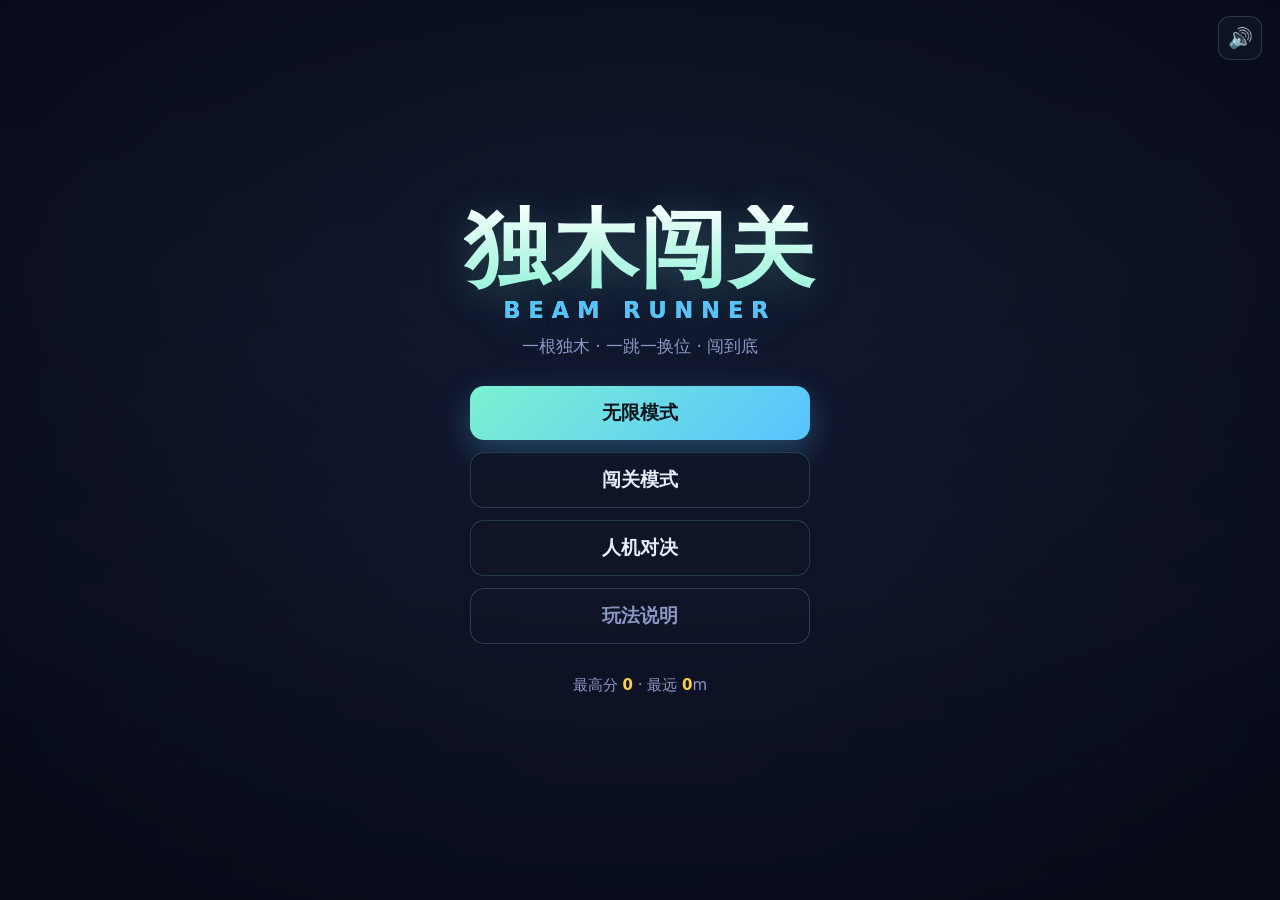
<file: index.html>
<!DOCTYPE html>
<html lang="zh-CN">
<head>
<meta charset="UTF-8" />
<meta name="viewport" content="width=device-width, initial-scale=1.0, maximum-scale=1.0, user-scalable=no, viewport-fit=cover" />
<meta name="theme-color" content="#0b0e1a" />
<title>独木闯关 · Beam Runner</title>
<link rel="stylesheet" href="css/style.css" />
</head>
<body>
  <div id="app">
    <canvas id="game"></canvas>

    <!-- 触屏控制层（移动端显示） -->
    <div id="touch-controls" class="hidden">
      <button class="touch-btn" data-action="flip"  aria-label="换位">⇅</button>
      <button class="touch-btn" data-action="item"  aria-label="道具">★</button>
      <button class="touch-btn touch-jump" data-action="jump" aria-label="跳跃">⤒</button>
    </div>

    <!-- UI 覆盖层：所有菜单走 DOM，保证清晰与可访问 -->
    <div id="overlay">
      <!-- 主菜单 -->
      <section id="screen-menu" class="screen">
        <h1 class="title">独木闯关<span class="title-sub">BEAM&nbsp;RUNNER</span></h1>
        <p class="tagline">一根独木 · 一跳一换位 · 闯到底</p>
        <div class="menu-buttons">
          <button class="btn primary" data-goto="endless">无限模式</button>
          <button class="btn" data-goto="campaign">闯关模式</button>
          <button class="btn" data-goto="versus">人机对决</button>
          <button class="btn ghost" data-goto="howto">玩法说明</button>
        </div>
        <div class="best-line">最高分 <b id="menu-best">0</b> · 最远 <b id="menu-far">0</b>m</div>
        <button id="btn-sound" class="icon-btn" title="音效开关">🔊</button>
      </section>

      <!-- 无限模式：普通/道具 选择 -->
      <section id="screen-endless" class="screen hidden">
        <h2 class="screen-title">无限模式</h2>
        <p class="screen-desc">不断前进，越跑越快。每 30 个障碍出现金币奖励段，积分 200 / 400 / 600 进入困难段。</p>
        <div class="menu-buttons">
          <button class="btn primary" data-start="endless" data-variant="plain">普通赛</button>
          <button class="btn" data-start="endless" data-variant="items">道具赛</button>
        </div>
        <button class="btn ghost back" data-goto="menu">返回</button>
      </section>

      <!-- 闯关模式：选关 -->
      <section id="screen-campaign" class="screen hidden">
        <h2 class="screen-title">闯关模式</h2>
        <p class="screen-desc">每关地图与机关各不相同。捡道具、过机关、抵达终点。</p>
        <div id="level-grid" class="level-grid"></div>
        <button class="btn ghost back" data-goto="menu">返回</button>
      </section>

      <!-- 人机对决 -->
      <section id="screen-versus" class="screen hidden">
        <h2 class="screen-title">人机对决</h2>
        <p class="screen-desc">同一张地图，限时比分高者胜。死亡一次扣分。右上角小窗观察对手。</p>
        <div class="menu-buttons">
          <button class="btn primary" data-start="versus" data-variant="plain">普通对决</button>
          <button class="btn" data-start="versus" data-variant="items">道具对决</button>
        </div>
        <label class="diff-row">对手强度
          <select id="ai-diff">
            <option value="0">轻松</option>
            <option value="1" selected>普通</option>
            <option value="2">困难</option>
          </select>
        </label>
        <button class="btn ghost back" data-goto="menu">返回</button>
      </section>

      <!-- 玩法说明 -->
      <section id="screen-howto" class="screen hidden">
        <h2 class="screen-title">玩法说明</h2>
        <ul class="howto">
          <li><b>地刺 1 格</b> —— 点一下<b>跳跃</b></li>
          <li><b>地刺 2 格</b> —— 连点两下跳跃（二段跳）</li>
          <li><b>地刺 3 格</b> —— 跳不过去，按<b>换位</b>翻到独木另一面</li>
          <li><b>独木上下的金币</b> —— 记录分数</li>
          <li><b>道具</b> —— 护盾 / 加速 / 加命 / 炸弹，按<b>道具键</b>使用</li>
          <li>有 <b>3 次</b>容错机会</li>
        </ul>
        <div class="keys">
          <div><span class="key">空格</span>/<span class="key">↑</span>/<span class="key">W</span> 跳跃</div>
          <div><span class="key">Shift</span>/<span class="key">↓</span>/<span class="key">S</span> 换位</div>
          <div><span class="key">E</span>/<span class="key">F</span>/<span class="key">回车</span> 用道具</div>
          <div><span class="key">P</span>/<span class="key">Esc</span> 暂停</div>
        </div>
        <button class="btn ghost back" data-goto="menu">返回</button>
      </section>

      <!-- 暂停 -->
      <section id="screen-pause" class="screen hidden modal">
        <h2 class="screen-title">已暂停</h2>
        <div class="menu-buttons">
          <button class="btn primary" data-act="resume">继续</button>
          <button class="btn" data-act="restart">重新开始</button>
          <button class="btn ghost" data-act="quit">返回菜单</button>
        </div>
      </section>

      <!-- 结算 -->
      <section id="screen-over" class="screen hidden modal">
        <h2 class="screen-title" id="over-title">游戏结束</h2>
        <div class="result" id="over-result"></div>
        <div class="menu-buttons">
          <button class="btn primary" data-act="restart">再来一局</button>
          <button class="btn ghost" data-act="quit">返回菜单</button>
        </div>
      </section>

      <!-- 教程气泡（机关首次出现时） -->
      <div id="tutorial-toast" class="toast hidden"></div>

      <!-- 倒计时 -->
      <div id="countdown" class="countdown hidden"></div>
    </div>
  </div>

  <!-- 引擎与游戏脚本（顺序加载，零构建，可直接双击运行） -->
  <script src="js/config.js"></script>
  <script src="js/utils.js"></script>
  <script src="js/engine/storage.js"></script>
  <script src="js/engine/input.js"></script>
  <script src="js/engine/audio.js"></script>
  <script src="js/engine/particles.js"></script>
  <script src="js/engine/camera.js"></script>
  <script src="js/world/background.js"></script>
  <script src="js/entities/player.js"></script>
  <script src="js/entities/obstacle.js"></script>
  <script src="js/entities/coin.js"></script>
  <script src="js/entities/item.js"></script>
  <script src="js/world/levelgen.js"></script>
  <script src="js/world/world.js"></script>
  <script src="js/ai/opponent.js"></script>
  <script src="js/ui/hud.js"></script>
  <script src="js/ui/screens.js"></script>
  <script src="js/engine/game.js"></script>
  <script src="js/main.js"></script>
</body>
</html>
</file>
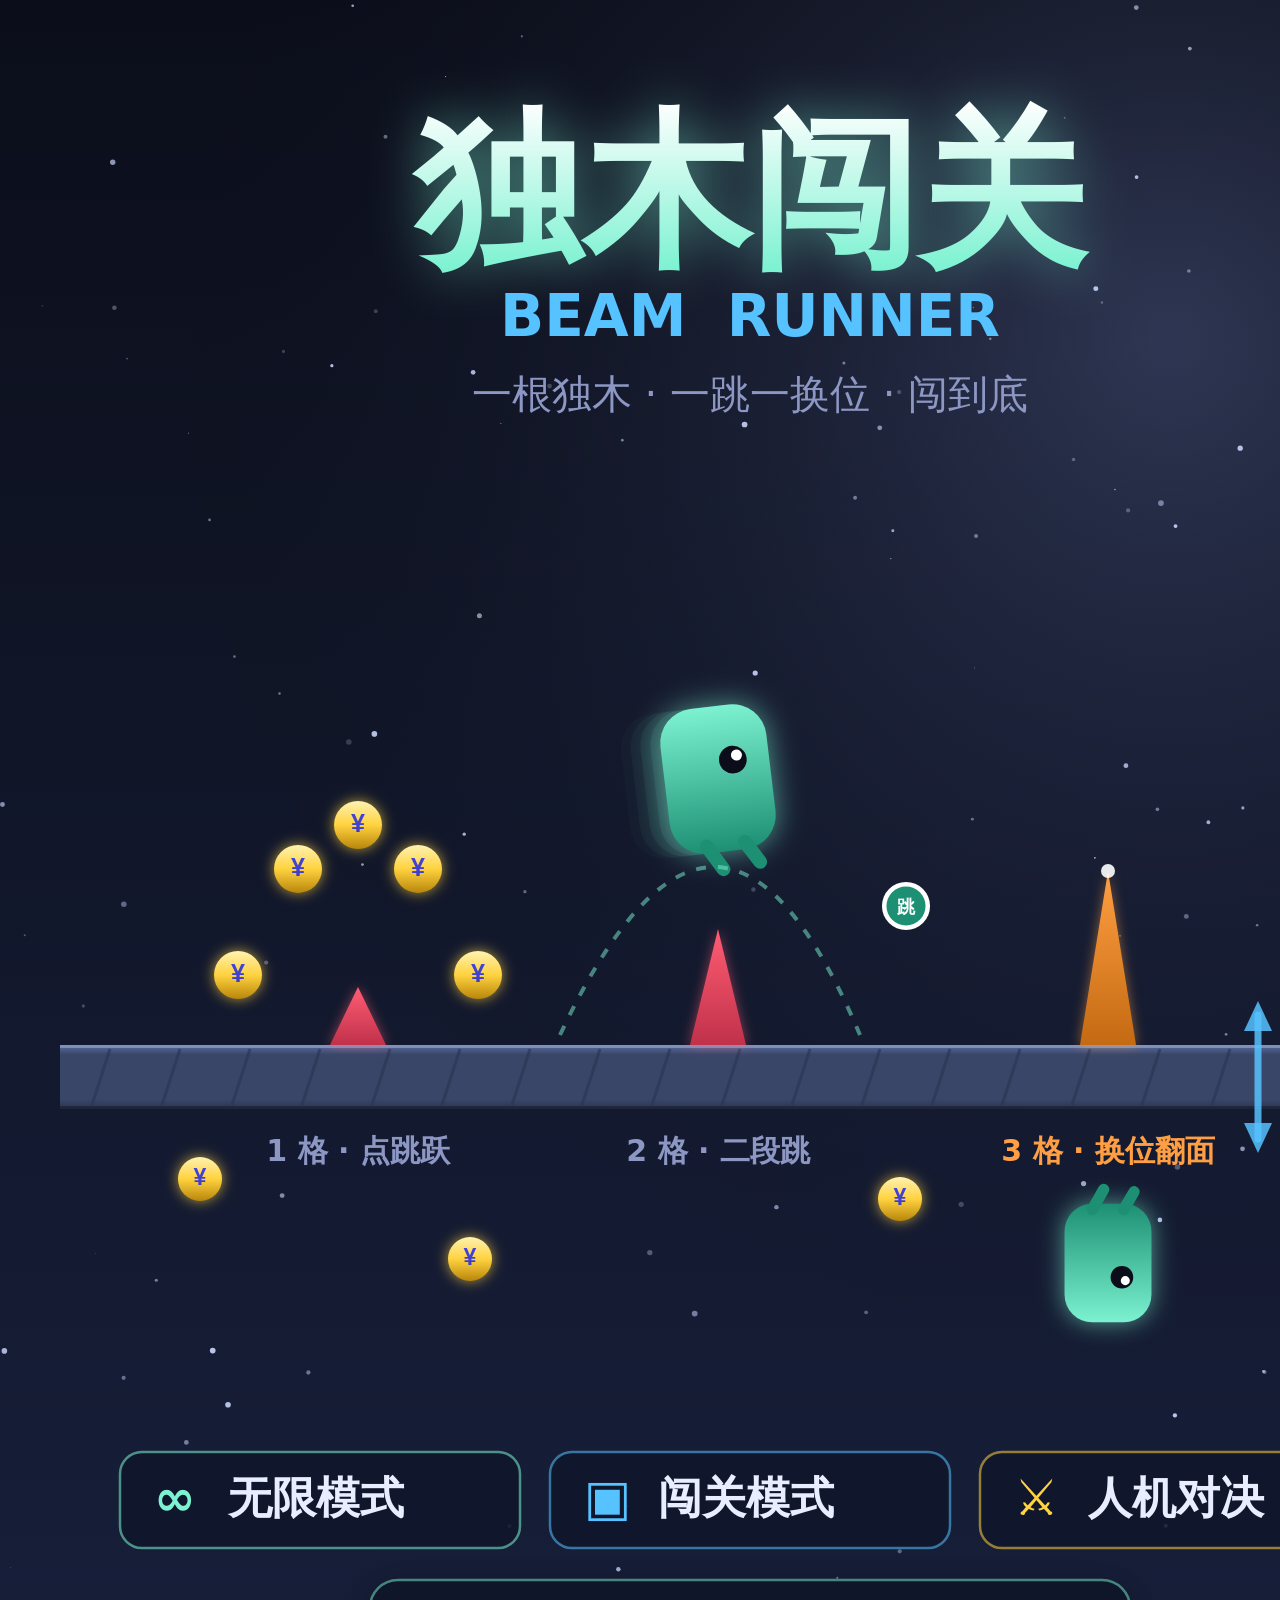
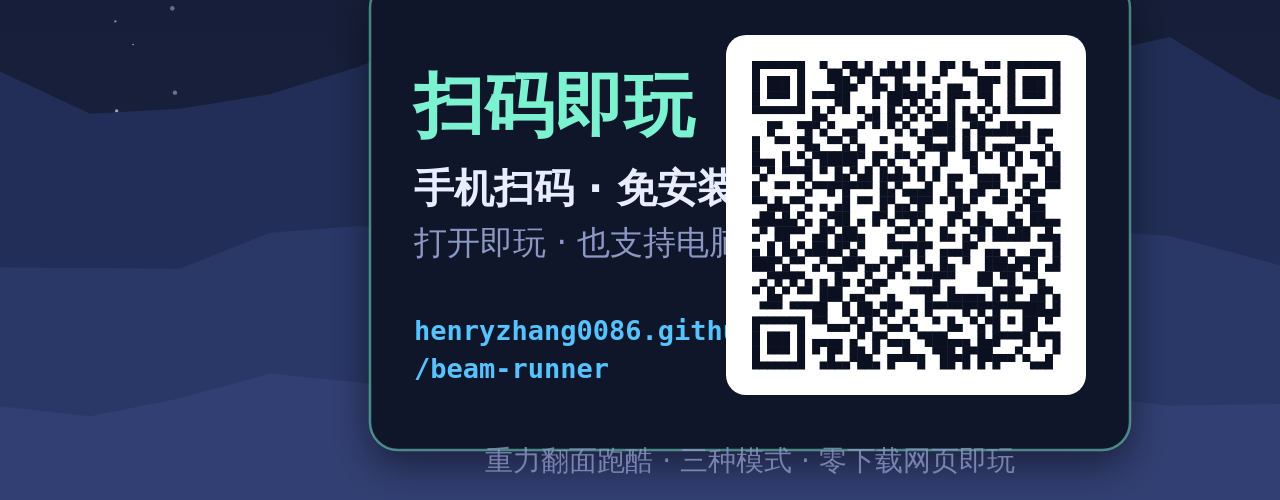
<file: assets/poster.html>
<!DOCTYPE html>
<html lang="zh-CN">
<head>
<meta charset="UTF-8" />
<style>
  html,body{margin:0;padding:0;background:#0b0e1a;}
  canvas{display:block;}
</style>
</head>
<body>
<canvas id="c" width="1500" height="2100"></canvas>
<script src="qrcode.js"></script>
<script>
const URL_SITE = 'https://henryzhang0086.github.io/beam-runner/';
const C = {
  bgTop:'#0b0e1a', bgBot:'#1a2342',
  beam:'#3a4668', beamEdge:'#5a6da0', beamGrain:'#2b3450',
  player:'#7cf2d1', playerDark:'#1d8f73', eye:'#0b0e1a',
  spike:'#ff5d73', spikeDark:'#c0314a', spike3:'#ff9f43', spike3Dark:'#c46a12',
  coin:'#ffd23f', coinEdge:'#b8860b',
  text:'#e8edff', dim:'#8d97c4', accent:'#7cf2d1', accent2:'#56c2ff', gold:'#ffd23f',
};
const cv = document.getElementById('c'), ctx = cv.getContext('2d');
const W = cv.width, H = cv.height;
const TAU = Math.PI*2;
let rng_s = 20260627;
function rnd(){ rng_s = (rng_s*1664525+1013904223)>>>0; return rng_s/4294967296; }

function rr(x,y,w,h,r){ r=Math.min(r,w/2,h/2); ctx.beginPath();
  ctx.moveTo(x+r,y); ctx.arcTo(x+w,y,x+w,y+h,r); ctx.arcTo(x+w,y+h,x,y+h,r);
  ctx.arcTo(x,y+h,x,y,r); ctx.arcTo(x,y,x+w,y,r); ctx.closePath(); }
function rgba(hex,a){ const n=parseInt(hex.slice(1),16); return `rgba(${(n>>16)&255},${(n>>8)&255},${n&255},${a})`; }

function background(){
  const g = ctx.createLinearGradient(0,0,0,H);
  g.addColorStop(0,C.bgTop); g.addColorStop(1,C.bgBot);
  ctx.fillStyle=g; ctx.fillRect(0,0,W,H);
  // 光晕
  const rg = ctx.createRadialGradient(W*0.78,H*0.16,20,W*0.78,H*0.16,W*0.7);
  rg.addColorStop(0,rgba('#9fb4ff',0.22)); rg.addColorStop(1,'rgba(0,0,0,0)');
  ctx.fillStyle=rg; ctx.fillRect(0,0,W,H);
  // 星点
  for(let i=0;i<160;i++){ const x=rnd()*W, y=rnd()*H*0.95, r=rnd()*2.4+0.5;
    ctx.globalAlpha=0.2+rnd()*0.7; ctx.fillStyle='#cdd8ff';
    ctx.beginPath(); ctx.arc(x,y,r,0,TAU); ctx.fill(); }
  ctx.globalAlpha=1;
  // 底部山脊
  const ridges=[['#222e57',0.80,40],['#2a3868',0.88,28],['#323f72',0.95,18]];
  for(const [col,base,amp] of ridges){
    ctx.fillStyle=col; ctx.beginPath(); ctx.moveTo(0,H);
    let y=H*base; ctx.lineTo(0,y);
    for(let x=0;x<=W;x+=90){ y=H*base + Math.sin(x*0.01+base*8)*amp + (rnd()-0.5)*amp; ctx.lineTo(x,y); }
    ctx.lineTo(W,H); ctx.closePath(); ctx.fill();
  }
}

// 角色（teal 方块小人）。flip<0 表示翻到独木下方（上下颠倒）
function character(x,y,s,opts){
  opts=opts||{}; const flip=opts.flip||1, lean=opts.lean||0;
  ctx.save(); ctx.translate(x,y); ctx.rotate(lean); ctx.scale(1,flip);
  const w=s*0.82, h=s*1.12;
  // 拖尾
  if(opts.trail){ for(let i=1;i<=4;i++){ ctx.globalAlpha=0.10*(1-i/5);
    ctx.fillStyle=C.player; rr(-w/2-i*10, -h/2, w, h, w*0.32); ctx.fill(); } ctx.globalAlpha=1; }
  const g=ctx.createLinearGradient(0,-h/2,0,h/2); g.addColorStop(0,C.player); g.addColorStop(1,C.playerDark);
  ctx.fillStyle=g; ctx.shadowColor=rgba(C.player,0.6); ctx.shadowBlur=opts.glow||26;
  rr(-w/2,-h/2,w,h,w*0.32); ctx.fill(); ctx.shadowBlur=0;
  // 眼
  ctx.fillStyle=C.eye; const er=w*0.13;
  ctx.beginPath(); ctx.arc(w*0.16,-h*0.12,er,0,TAU); ctx.fill();
  ctx.fillStyle='#fff'; ctx.beginPath(); ctx.arc(w*0.16+er*0.3,-h*0.12-er*0.3,er*0.4,0,TAU); ctx.fill();
  // 腿
  ctx.strokeStyle=C.playerDark; ctx.lineWidth=w*0.13; ctx.lineCap='round';
  ctx.beginPath(); ctx.moveTo(-w*0.18,h*0.45); ctx.lineTo(-w*0.05,h*0.62);
  ctx.moveTo(w*0.18,h*0.45); ctx.lineTo(w*0.3,h*0.60); ctx.stroke();
  ctx.restore();
}

function spike(x,baseY,wd,hgt,up,tall){
  const col=tall?C.spike3:C.spike, dk=tall?C.spike3Dark:C.spikeDark;
  const tipY=baseY - up*hgt;
  const g=ctx.createLinearGradient(x,baseY,x,tipY); g.addColorStop(0,dk); g.addColorStop(1,col);
  ctx.fillStyle=g; ctx.shadowColor=rgba(col,0.5); ctx.shadowBlur=12;
  ctx.beginPath(); ctx.moveTo(x,baseY); ctx.lineTo(x+wd,baseY); ctx.lineTo(x+wd/2,tipY); ctx.closePath(); ctx.fill();
  ctx.shadowBlur=0;
}

function coin(x,y,r){
  ctx.save(); ctx.translate(x,y);
  ctx.shadowColor=rgba(C.coin,0.7); ctx.shadowBlur=14;
  const g=ctx.createLinearGradient(0,-r,0,r); g.addColorStop(0,'#fff3b0'); g.addColorStop(0.5,C.coin); g.addColorStop(1,C.coinEdge);
  ctx.fillStyle=g; ctx.beginPath(); ctx.arc(0,0,r,0,TAU); ctx.fill(); ctx.shadowBlur=0;
  ctx.fillStyle=rgba('#fff',0.75); ctx.font=`bold ${r*1.05}px sans-serif`; ctx.textAlign='center'; ctx.textBaseline='middle';
  ctx.fillText('¥',0,0); ctx.restore();
}

function title(){
  ctx.textAlign='center';
  // 主标题
  const ty=250;
  ctx.font='900 168px system-ui, "PingFang SC","Microsoft YaHei", sans-serif';
  const g=ctx.createLinearGradient(0,ty-150,0,ty+20); g.addColorStop(0,'#ffffff'); g.addColorStop(1,C.accent);
  ctx.fillStyle=g; ctx.shadowColor=rgba(C.accent,0.5); ctx.shadowBlur=50;
  ctx.fillText('独木闯关', W/2, ty); ctx.shadowBlur=0;
  // 副标题
  ctx.fillStyle=C.accent2; ctx.font='800 58px system-ui, sans-serif';
  ctx.save(); ctx.translate(W/2,ty+86); // letterspacing 手动
  const sub='BEAM  RUNNER'; ctx.fillText(sub,0,0); ctx.restore();
  // tagline
  ctx.fillStyle=C.dim; ctx.font='400 40px system-ui, sans-serif';
  ctx.fillText('一根独木 · 一跳一换位 · 闯到底', W/2, ty+158);
}

// 玩法示意场景
function scene(){
  const top=820, beamY=1045, beamH=64; // beam 顶面在 beamY
  // 独木
  const bg=ctx.createLinearGradient(0,beamY,0,beamY+beamH);
  bg.addColorStop(0,C.beamEdge); bg.addColorStop(0.15,C.beam); bg.addColorStop(0.85,C.beam); bg.addColorStop(1,C.beamGrain);
  ctx.fillStyle=bg; ctx.fillRect(60,beamY,W-120,beamH);
  ctx.fillStyle=rgba('#aab8e0',0.5); ctx.fillRect(60,beamY,W-120,3);
  ctx.fillStyle=rgba('#000',0.3); ctx.fillRect(60,beamY+beamH-3,W-120,3);
  ctx.strokeStyle=rgba(C.beamGrain,0.6); ctx.lineWidth=3;
  for(let gx=110;gx<W-120;gx+=70){ ctx.beginPath(); ctx.moveTo(gx,beamY+4); ctx.lineTo(gx-18,beamY+beamH-4); ctx.stroke(); }

  const cell=58;
  // 三种地刺（上方），标注高度与操作
  const spots=[ [330,1,'1 格 · 点跳跃',false], [690,2,'2 格 · 二段跳',false], [1080,3,'3 格 · 换位翻面',true] ];
  for(const [x,hh,label,tall] of spots){
    spike(x,beamY, 56, hh*cell, 1, tall);
    if(tall){ ctx.fillStyle='#fff'; ctx.globalAlpha=0.9; ctx.beginPath(); ctx.arc(x+28,beamY-hh*cell,7,0,TAU); ctx.fill(); ctx.globalAlpha=1; }
    ctx.fillStyle=tall?C.spike3:C.dim; ctx.font='700 30px system-ui, sans-serif'; ctx.textAlign='center';
    ctx.fillText(label, x+28, beamY+beamH+52);
  }
  // 金币弧（在第1刺上方，配合跳跃）
  for(let i=0;i<5;i++){ const t=i/4; const x=330+28 - 120 + t*240; const y=beamY-70 - Math.sin(t*Math.PI)*150; coin(x,y,24); }
  // 跳跃中的角色（在 2 格刺上方）
  character(690+28, beamY - 2*cell - 150, 130, {lean:-0.12, glow:30, trail:true});
  // 虚线跳跃轨迹
  ctx.strokeStyle=rgba(C.accent,0.5); ctx.lineWidth=4; ctx.setLineDash([10,12]);
  ctx.beginPath(); ctx.moveTo(560,beamY-10); ctx.quadraticCurveTo(690+28, beamY-2*cell-230, 860,beamY-10); ctx.stroke(); ctx.setLineDash([]);

  // 翻到独木下方的角色（对应 3 格刺，演示换位）
  character(1080+28, beamY+beamH + cell + 96, 106, {flip:-1, glow:24});
  // 换位箭头
  ctx.strokeStyle=rgba(C.accent2,0.85); ctx.lineWidth=7; ctx.lineCap='round';
  const ax=1080+28+150;
  ctx.beginPath(); ctx.moveTo(ax,beamY-30); ctx.lineTo(ax,beamY+beamH+30); ctx.stroke();
  // 双向箭头头
  ctx.fillStyle=rgba(C.accent2,0.85);
  ctx.beginPath(); ctx.moveTo(ax,beamY-44); ctx.lineTo(ax-14,beamY-14); ctx.lineTo(ax+14,beamY-14); ctx.closePath(); ctx.fill();
  ctx.beginPath(); ctx.moveTo(ax,beamY+beamH+44); ctx.lineTo(ax-14,beamY+beamH+14); ctx.lineTo(ax+14,beamY+beamH+14); ctx.closePath(); ctx.fill();
  ctx.fillStyle=C.accent2; ctx.font='700 28px system-ui'; ctx.textAlign='left';
  ctx.fillText('换位', ax+26, beamY+beamH/2+10);
  // 下方零散金币
  coin(200,beamY+beamH+70,22); coin(470,beamY+beamH+150,22); coin(900,beamY+beamH+90,22);
}

// 三模式胶囊
function modes(){
  const y=1452, items=[['∞','无限模式',C.accent],['▣','闯关模式',C.accent2],['⚔','人机对决',C.gold]];
  const pw=400, ph=96, gap=30, totalW=items.length*pw+(items.length-1)*gap;
  let x=(W-totalW)/2;
  for(const [icon,name,col] of items){
    ctx.fillStyle=rgba('#10162a',0.85); rr(x,y,pw,ph,22); ctx.fill();
    ctx.strokeStyle=rgba(col,0.55); ctx.lineWidth=2.5; rr(x,y,pw,ph,22); ctx.stroke();
    ctx.fillStyle=col; ctx.font='800 50px system-ui'; ctx.textAlign='left'; ctx.textBaseline='middle';
    ctx.fillText(icon, x+34, y+ph/2+2);
    ctx.fillStyle=C.text; ctx.font='800 44px system-ui';
    ctx.fillText(name, x+108, y+ph/2+2);
    x+=pw+gap;
  }
  ctx.textBaseline='alphabetic';
}

// QR 卡片
function qrCard(){
  const qr = qrcode(0,'H'); qr.addData(URL_SITE); qr.make();
  const n = qr.getModuleCount();
  const card= {w:760, h:470}, cx=(W-card.w)/2, cy=1580;
  // 卡片
  ctx.fillStyle='#10162a'; ctx.shadowColor='rgba(0,0,0,0.5)'; ctx.shadowBlur=40; ctx.shadowOffsetY=14;
  rr(cx,cy,card.w,card.h,28); ctx.fill(); ctx.shadowBlur=0; ctx.shadowOffsetY=0;
  ctx.strokeStyle=rgba(C.accent,0.5); ctx.lineWidth=2.5; rr(cx,cy,card.w,card.h,28); ctx.stroke();

  // 文案（左侧）
  const tx=cx+44, tyc=cy+card.h/2;
  ctx.textAlign='left';
  ctx.fillStyle=C.accent; ctx.font='900 70px system-ui'; ctx.fillText('扫码即玩', tx, cy+150);
  ctx.fillStyle=C.text; ctx.font='600 40px system-ui'; ctx.fillText('手机扫码 · 免安装', tx, cy+222);
  ctx.fillStyle=C.dim; ctx.font='400 33px system-ui'; ctx.fillText('打开即玩 · 也支持电脑', tx, cy+274);
  ctx.fillStyle=C.accent2; ctx.font='600 27px ui-monospace, monospace';
  ctx.fillText('henryzhang0086.github.io', tx, cy+360);
  ctx.fillText('/beam-runner', tx, cy+398);

  // 二维码（右侧白底）
  const qs=360, qx=cx+card.w-qs-44, qy=cy+(card.h-qs)/2;
  ctx.fillStyle='#ffffff'; rr(qx,qy,qs,qs,20); ctx.fill();
  const quiet=26, area=qs-quiet*2, m=area/n;
  ctx.fillStyle='#0b1020';
  for(let r=0;r<n;r++) for(let c=0;c<n;c++) if(qr.isDark(r,c))
    ctx.fillRect(qx+quiet+c*m, qy+quiet+r*m, Math.ceil(m), Math.ceil(m));
  // 中心 logo 圆（teal），不挡定位点
  const lc=qx+qs/2, lr=m*2.6;
  ctx.fillStyle='#ffffff'; ctx.beginPath(); ctx.arc(lc,lc,lr+m*0.6,0,TAU); ctx.fill();
  ctx.fillStyle=C.playerDark; ctx.beginPath(); ctx.arc(lc,lc,lr,0,TAU); ctx.fill();
  ctx.fillStyle='#fff'; ctx.font=`800 ${lr*0.9}px system-ui`; ctx.textAlign='center'; ctx.textBaseline='middle';
  ctx.fillText('跳', lc, lc+2); ctx.textBaseline='alphabetic';
}

function footer(){
  ctx.textAlign='center'; ctx.fillStyle=rgba(C.dim,0.8); ctx.font='400 28px system-ui';
  ctx.fillText('重力翻面跑酷 · 三种模式 · 零下载网页即玩', W/2, 2070);
}

function draw(){
  background();
  title();
  scene();
  modes();
  qrCard();
  footer();
  document.title='POSTER_READY';
}
draw();
</script>
</body>
</html>
</file>
<file: css/style.css>
/* =========================================================================
 * style.css — 覆盖层 UI / 菜单 / 触屏按键 样式
 * ====================================================================== */
:root {
  --bg: #0b0e1a;
  --panel: rgba(16, 21, 40, 0.82);
  --text: #e8edff;
  --dim: #8d97c4;
  --accent: #7cf2d1;
  --accent2: #56c2ff;
  --bad: #ff5d73;
  --gold: #ffd23f;
  --radius: 14px;
}

* { box-sizing: border-box; margin: 0; padding: 0; }
html, body { height: 100%; overflow: hidden; background: var(--bg); }
body {
  font-family: -apple-system, BlinkMacSystemFont, "Segoe UI", "PingFang SC",
    "Microsoft YaHei", system-ui, sans-serif;
  color: var(--text);
  -webkit-user-select: none; user-select: none;
  -webkit-tap-highlight-color: transparent;
  touch-action: none;
}

#app { position: fixed; inset: 0; }
#game { position: absolute; inset: 0; display: block; }

/* ---------- 覆盖层 ---------- */
#overlay { position: absolute; inset: 0; pointer-events: none; z-index: 10; }
.screen {
  position: absolute; inset: 0;
  display: flex; flex-direction: column; align-items: center; justify-content: center;
  gap: 14px; padding: 24px;
  pointer-events: auto;
  background: radial-gradient(120% 90% at 50% 30%, rgba(20,28,55,0.55), rgba(5,7,16,0.92));
  backdrop-filter: blur(3px);
  animation: fade 0.25s ease;
}
.screen.modal { background: rgba(5, 7, 16, 0.78); }
.screen.hidden { display: none; }
@keyframes fade { from { opacity: 0; } to { opacity: 1; } }

/* 标题 */
.title {
  font-size: clamp(40px, 9vw, 86px); font-weight: 900; letter-spacing: 2px;
  background: linear-gradient(180deg, #fff, var(--accent));
  -webkit-background-clip: text; background-clip: text; color: transparent;
  text-shadow: 0 8px 40px rgba(124, 242, 209, 0.25);
  display: flex; flex-direction: column; align-items: center; line-height: 1;
}
.title-sub { font-size: 0.26em; letter-spacing: 8px; color: var(--accent2);
  -webkit-text-fill-color: var(--accent2); margin-top: 8px; font-weight: 700; }
.tagline { color: var(--dim); font-size: clamp(13px, 2.6vw, 17px); margin-bottom: 8px; }
.screen-title { font-size: clamp(26px, 6vw, 42px); font-weight: 800; margin-bottom: 4px; }
.screen-desc { color: var(--dim); max-width: 540px; text-align: center; line-height: 1.6;
  font-size: clamp(13px, 2.5vw, 15px); }

/* 按钮 */
.menu-buttons { display: flex; flex-direction: column; gap: 12px; width: min(340px, 84vw); margin-top: 6px; }
.btn {
  font: inherit; font-size: clamp(16px, 3.4vw, 19px); font-weight: 700;
  color: var(--text); background: var(--panel);
  border: 1px solid rgba(124, 242, 209, 0.18); border-radius: var(--radius);
  padding: 14px 22px; cursor: pointer;
  transition: transform .12s ease, background .15s ease, border-color .15s ease;
}
.btn:hover { transform: translateY(-2px); border-color: rgba(124, 242, 209, 0.5); background: rgba(26, 34, 66, 0.92); }
.btn:active { transform: translateY(0) scale(0.98); }
.btn.primary {
  background: linear-gradient(135deg, var(--accent), var(--accent2));
  color: #06121a; border: none; box-shadow: 0 10px 30px rgba(86, 194, 255, 0.3);
}
.btn.primary:hover { box-shadow: 0 14px 38px rgba(86, 194, 255, 0.45); }
.btn.ghost { background: transparent; border-color: rgba(141, 151, 196, 0.3); color: var(--dim); }
.btn.ghost:hover { color: var(--text); }
.btn.back { margin-top: 8px; width: min(200px, 60vw); align-self: center; }
.btn:disabled, .btn.locked { opacity: 0.45; cursor: not-allowed; transform: none; }

.best-line { color: var(--dim); margin-top: 18px; font-size: 15px; }
.best-line b { color: var(--gold); }

.icon-btn {
  position: absolute; top: 16px; right: 18px; pointer-events: auto;
  background: var(--panel); border: 1px solid rgba(141,151,196,0.25); color: var(--text);
  width: 44px; height: 44px; border-radius: 12px; font-size: 20px; cursor: pointer;
}
.icon-btn:hover { border-color: var(--accent); }

/* 难度选择 */
.diff-row { display: flex; align-items: center; gap: 10px; color: var(--dim); margin-top: 4px; }
.diff-row select {
  font: inherit; background: var(--panel); color: var(--text);
  border: 1px solid rgba(141,151,196,0.3); border-radius: 10px; padding: 8px 12px;
}

/* 玩法说明 */
.howto { list-style: none; max-width: 480px; display: flex; flex-direction: column; gap: 10px;
  color: var(--text); font-size: clamp(13px, 2.6vw, 16px); line-height: 1.5; }
.howto li { background: var(--panel); padding: 10px 16px; border-radius: 10px;
  border-left: 3px solid var(--accent); }
.howto b { color: var(--accent); }
.keys { display: flex; flex-wrap: wrap; gap: 10px 18px; justify-content: center;
  margin-top: 14px; color: var(--dim); font-size: 14px; }
.key { display: inline-block; background: #222a44; border: 1px solid #3a4668;
  border-bottom-width: 3px; border-radius: 6px; padding: 2px 8px; color: var(--text);
  font-weight: 700; font-size: 13px; }

/* 选关网格 */
.level-grid { display: grid; grid-template-columns: repeat(auto-fill, minmax(150px, 1fr));
  gap: 12px; width: min(720px, 92vw); max-height: 60vh; overflow-y: auto; padding: 4px; }
.level-card { display: flex; flex-direction: column; align-items: flex-start; gap: 4px;
  text-align: left; padding: 14px 16px; }
.lv-num { font-size: 22px; font-weight: 900; color: var(--accent2); }
.lv-name { font-size: 16px; font-weight: 800; }
.lv-stars { color: var(--gold); letter-spacing: 2px; font-size: 14px; }
.lv-tip { color: var(--dim); font-size: 12px; font-weight: 400; line-height: 1.4; }

/* 结算 */
.result { background: var(--panel); border-radius: var(--radius); padding: 20px 28px;
  min-width: min(360px, 86vw); display: flex; flex-direction: column; gap: 8px; align-items: center; }
.res-big { font-size: clamp(38px, 9vw, 60px); font-weight: 900; color: var(--gold); }
.res-big .nb { font-size: 0.4em; color: var(--accent); vertical-align: super; }
.res-row { display: flex; justify-content: space-between; gap: 20px; width: 100%;
  color: var(--dim); font-size: 15px; border-bottom: 1px dashed rgba(141,151,196,0.2); padding: 4px 0; }
.res-row b { color: var(--text); }
.stars { font-size: 40px; color: var(--gold); letter-spacing: 6px; }
.hint { color: var(--accent); font-size: 14px; margin-top: 6px; text-align: center; }
.vs-result { display: flex; align-items: center; gap: 18px; margin: 6px 0; }
.vs-side { display: flex; flex-direction: column; align-items: center; opacity: 0.6; }
.vs-side.win { opacity: 1; }
.vs-side b { font-size: 34px; font-weight: 900; }
.vs-side.win b { color: var(--gold); }
.vs-vs { color: var(--dim); font-weight: 800; }

/* 教程气泡 */
.toast {
  position: absolute; top: 18%; left: 50%; transform: translateX(-50%);
  background: linear-gradient(135deg, rgba(26,34,66,0.96), rgba(16,21,40,0.96));
  border: 1px solid var(--accent); color: var(--text);
  padding: 12px 22px; border-radius: 30px; font-size: clamp(14px, 3vw, 17px); font-weight: 700;
  box-shadow: 0 10px 40px rgba(0,0,0,0.5); pointer-events: none; z-index: 20;
  max-width: 86vw; text-align: center; opacity: 0; transition: opacity .3s ease, transform .3s ease;
}
.toast.show { opacity: 1; transform: translateX(-50%) translateY(0); }
.toast.hidden { display: none; }

/* 倒计时 */
.countdown {
  position: absolute; inset: 0; display: flex; align-items: center; justify-content: center;
  font-size: clamp(80px, 22vw, 200px); font-weight: 900; pointer-events: none; z-index: 20;
  color: var(--accent); text-shadow: 0 0 50px rgba(124,242,209,0.6);
}
.countdown.hidden { display: none; }
.countdown.pulse { animation: cd 0.6s ease; }
@keyframes cd { 0% { transform: scale(2.2); opacity: 0; } 30% { opacity: 1; } 100% { transform: scale(0.8); opacity: 0.2; } }

/* ---------- 触屏控制 ---------- */
#touch-controls { position: absolute; inset: auto 0 0 0; bottom: 0; height: 38%;
  pointer-events: none; z-index: 15; display: flex; align-items: flex-end;
  justify-content: space-between; padding: 0 20px 24px; }
#touch-controls.hidden { display: none; }
.touch-btn {
  pointer-events: auto; width: 84px; height: 84px; border-radius: 50%;
  background: rgba(26, 34, 66, 0.55); border: 2px solid rgba(124, 242, 209, 0.4);
  color: var(--text); font-size: 34px; font-weight: 800; cursor: pointer;
  backdrop-filter: blur(4px); transition: transform .08s, background .1s;
}
.touch-btn.held { transform: scale(0.9); background: rgba(124, 242, 209, 0.3); }
.touch-jump { width: 110px; height: 110px; font-size: 44px;
  border-color: rgba(86, 194, 255, 0.6); background: rgba(86, 194, 255, 0.18); }
.touch-btn[data-action="flip"] { border-color: rgba(176, 107, 255, 0.6); }
.touch-btn[data-action="item"] { border-color: rgba(255, 210, 63, 0.6); color: var(--gold); }
/* 中间两个小键叠放在左侧 */
#touch-controls > .touch-btn[data-action="flip"] { order: 0; }
#touch-controls > .touch-btn[data-action="item"] { order: 1; align-self: flex-end; margin-left: -64px; margin-bottom: 64px; }
#touch-controls > .touch-jump { order: 2; }

/* 游玩时隐藏菜单层鼠标 */
body:not(.in-menu) #overlay { pointer-events: none; }

@media (max-width: 560px) {
  .menu-buttons { width: 84vw; }
  .touch-btn { width: 72px; height: 72px; font-size: 28px; }
  .touch-jump { width: 92px; height: 92px; font-size: 38px; }
}
</file>
